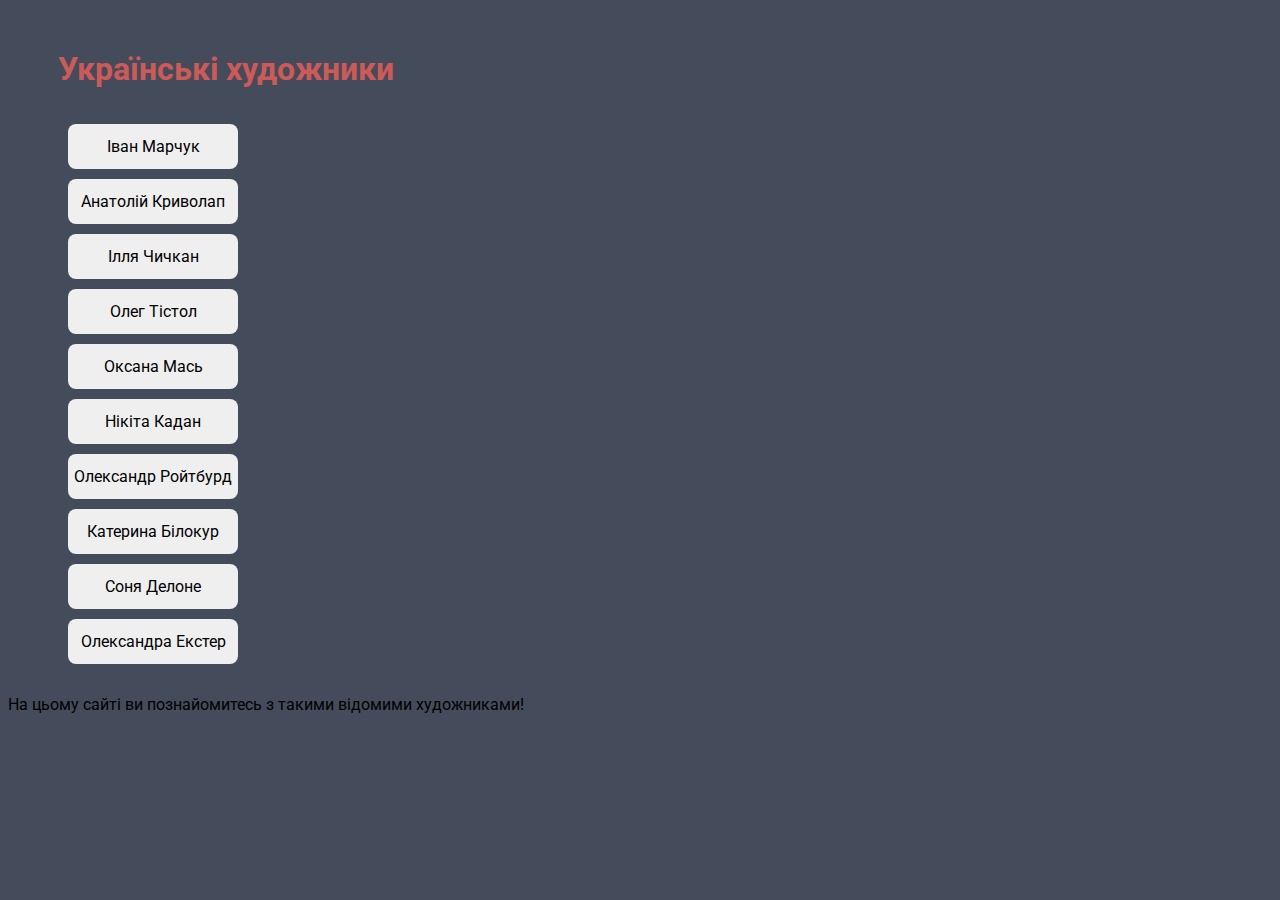
<file: index.html>
<!DOCTYPE html>
<html lang="en">
<head>
    <meta charset="UTF-8">
    <meta name="viewport" content="width=device-width, initial-scale=1.0">
    <title>Document</title>
    <link rel="stylesheet" type="text/css" href="style.css">
</head>
<body>
    <h1>Українські художники</h1>
    <div class="btn">
    <button>
        <a href="1.html" target="_blank">Іван Марчук</a>
    </button>
    <button>
        <a href="2.html" target="_blank"> Анатолій Криволап</a>
    </button>
    <button>
        <a href="3.html" target="_blank">Ілля Чичкан</a>
    </button>
    <button>
        <a href="4.html"  target="_blank">Олег Тістол</a>
    </button>
    <button>
        <a href="5.html"  target="_blank">Оксана Мась</a>
    </button>
    <button>
        <a href="6.html" target="_blank">Нікіта Кадан</a>
    </button>
    <button>
        <a href="7.html" target="_blank">Олександр Ройтбурд</a>
    </button>
    <button>
        <a href="8.html" target="_blank">Катерина Білокур</a>
    </button>
    <button>
        <a href="9.html" target="_blank">Соня Делоне</a>
    </button>
    <button>
        <a href="10.html" target="_blank">Олександра Екстер</a>
    </button>
         </div>
    <p>
        На цьому сайті ви познайомитесь з такими відомими художниками!
    </p>
</body>
</body>
</html>
</file>
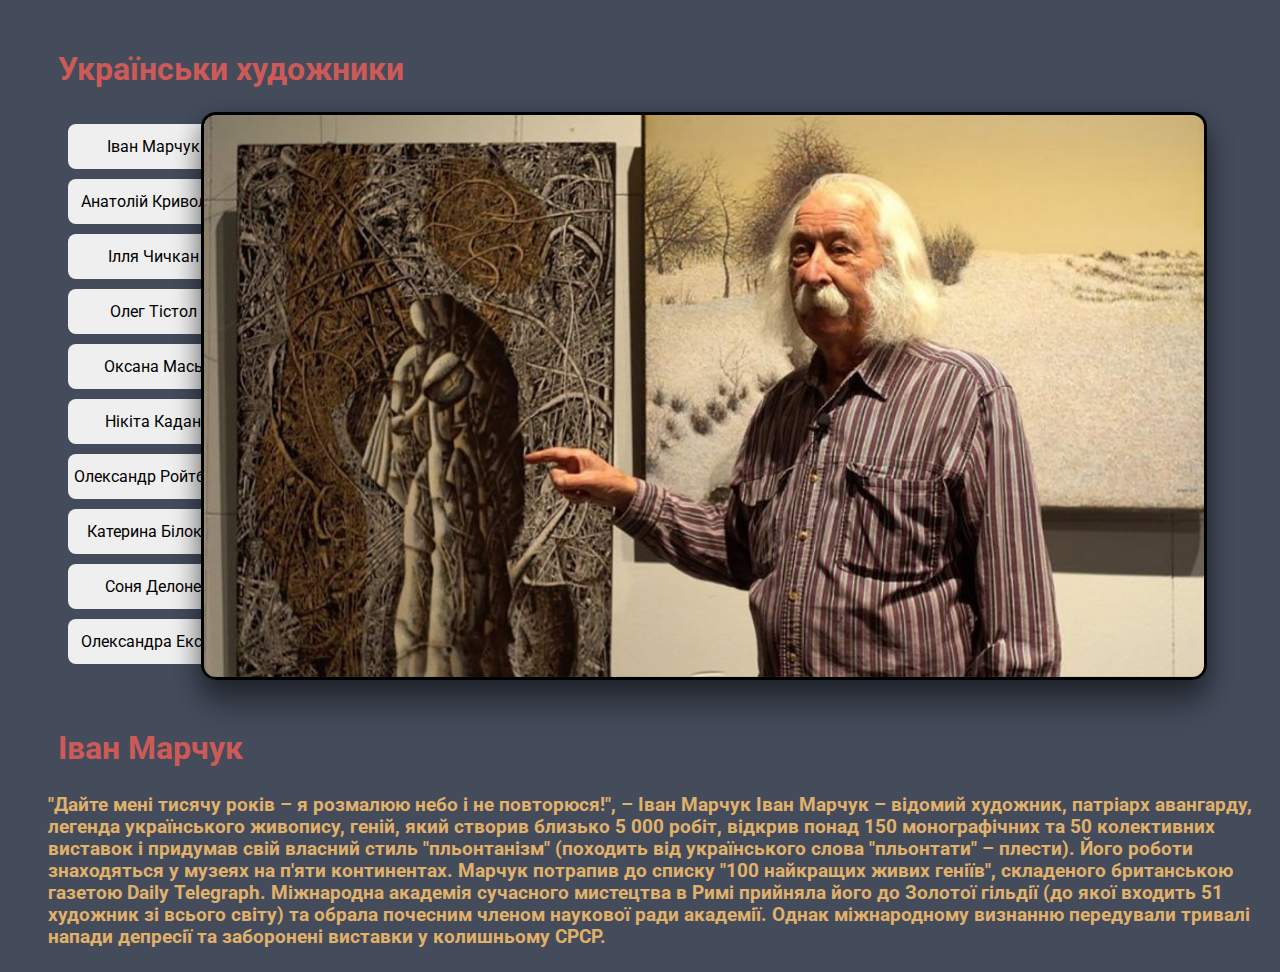
<file: 1.html>
<!DOCTYPE html>
<html lang="en">
<head>
    <meta charset="UTF-8">
    <meta name="viewport" content="width=device-width, initial-scale=1.0">
    <title>Document</title>
    <link rel="stylesheet" type="text/css" href="style.css">
</head>
<body>
    <h1>Українськи художники</h1>
    <div class="btn">
        <button>
            <a href="1.html" target="_blank">Іван Марчук</a>
        </button>
        <button>
            <a href="2.html" target="_blank"> Анатолій Криволап</a>
        </button>
        <button>
            <a href="3.html" target="_blank">Ілля Чичкан</a>
        </button>
        <button>
            <a href="4.html"  target="_blank">Олег Тістол</a>
        </button>
        <button>
            <a href="5.html"  target="_blank">Оксана Мась</a>
        </button>
        <button>
            <a href="6.html" target="_blank">Нікіта Кадан</a>
        </button>
        <button>
            <a href="7.html" target="_blank">Олександр Ройтбурд</a>
        </button>
        <button>
            <a href="8.html" target="_blank">Катерина Білокур</a>
        </button>
        <button>
            <a href="9.html" target="_blank">Соня Делоне</a>
        </button>
        <button>
            <a href="10.html" target="_blank">Олександра Екстер</a>
        </button>
    </div>

        <h1>Іван Марчук</h1>
        <h3>"Дайте мені тисячу років – я розмалюю небо і не повторюся!", – Іван Марчук

            Іван Марчук – відомий художник, патріарх авангарду, легенда українського живопису, геній, який створив близько 5 000 робіт, відкрив понад 150 монографічних та 50 колективних виставок і придумав свій власний стиль "пльонтанізм" (походить від українського слова "пльонтати" – плести).
            
            Його роботи знаходяться у музеях на п'яти континентах. Марчук потрапив до списку "100 найкращих живих геніїв", складеного британською газетою Daily Telegraph. Міжнародна академія сучасного мистецтва в Римі прийняла його до Золотої гільдії (до якої входить 51 художник зі всього світу) та обрала почесним членом наукової ради академії. Однак міжнародному визнанню передували тривалі напади депресії та заборонені виставки у колишньому СРСР.</h3>
         <img src="1.jpg" alt="">
         <button:haver></button:haver>

        </body>
</html>
</file>
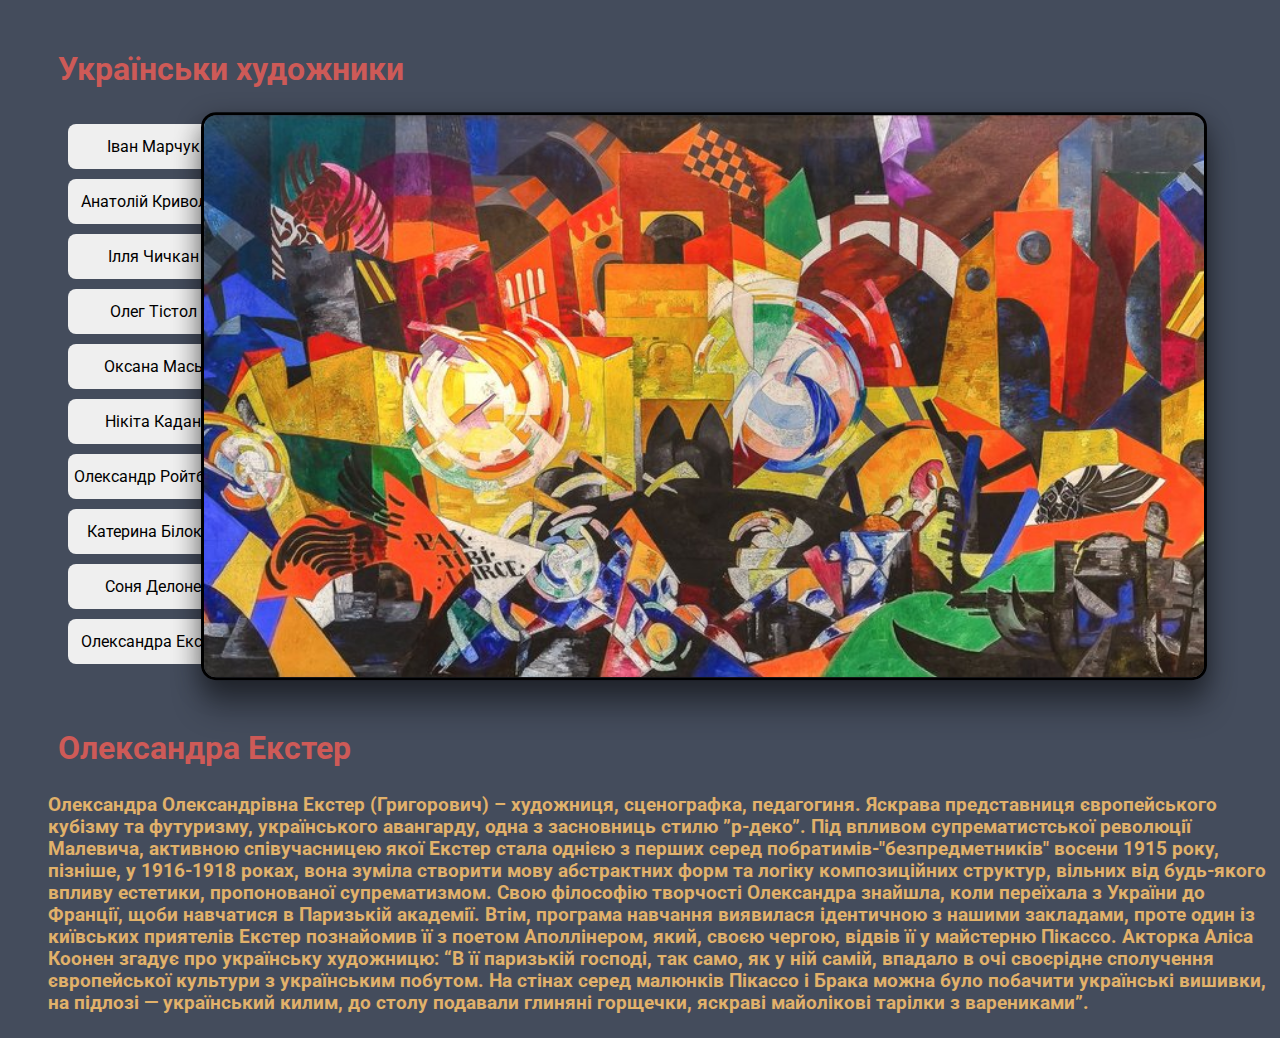
<file: 10.html>
<!DOCTYPE html>
<html lang="en">
<head>
    <meta charset="UTF-8">
    <meta name="viewport" content="width=device-width, initial-scale=1.0">
    <title>Document</title>
    <link rel="stylesheet" type="text/css" href="style.css">
</head>
<body>
    <h1>Українськи художники</h1>
    <div class="btn">
        <button>
            <a href="1.html" target="_blank">Іван Марчук</a>
        </button>
        <button>
            <a href="2.html" target="_blank"> Анатолій Криволап</a>
        </button>
        <button>
            <a href="3.html" target="_blank">Ілля Чичкан</a>
        </button>
        <button>
            <a href="4.html"  target="_blank">Олег Тістол</a>
        </button>
        <button>
            <a href="5.html"  target="_blank">Оксана Мась</a>
        </button>
        <button>
            <a href="6.html" target="_blank">Нікіта Кадан</a>
        </button>
        <button>
            <a href="7.html" target="_blank">Олександр Ройтбурд</a>
        </button>
        <button>
            <a href="8.html" target="_blank">Катерина Білокур</a>
        </button>
        <button>
            <a href="9.html" target="_blank">Соня Делоне</a>
        </button>
        <button>
            <a href="10.html" target="_blank">Олександра Екстер</a>
        </button>
    </div>
    <h1>Олександра Екстер</h1>
    <h3>Олександра Олександрівна Екстер (Григорович) – художниця, сценографка, педагогиня. Яскрава представниця європейського кубізму та футуризму, українського авангарду, одна з засновниць стилю ”р-деко”.

        Під впливом супрематистської революції Малевича, активною співучасницею якої Екстер стала однією з перших серед побратимів-"безпредметників" восени 1915 року, пізніше, у 1916-1918 роках, вона зуміла створити мову абстрактних форм та логіку композиційних структур, вільних від будь-якого впливу естетики, пропонованої супрематизмом.
        
        Свою філософію творчості Олександра знайшла, коли переїхала з України до Франції, щоби навчатися в Паризькій академії. Втім, програма навчання виявилася ідентичною з нашими закладами, проте один із київських приятелів Екстер познайомив її з поетом Аполлінером, який, своєю чергою, відвів її у майстерню Пікассо.
        
        Акторка Аліса Коонен згадує про українську художницю: “В її паризькій господі, так само, як у ній самій, впадало в очі своєрідне сполучення європейської культури з українським побутом. На стінах серед малюнків Пікассо і Брака можна було побачити українські вишивки, на підлозі — український килим, до столу подавали глиняні горщечки, яскраві майолікові тарілки з варениками”.</h3>
<img src="10.jpg" alt="">
    </body>
</html>
</file>
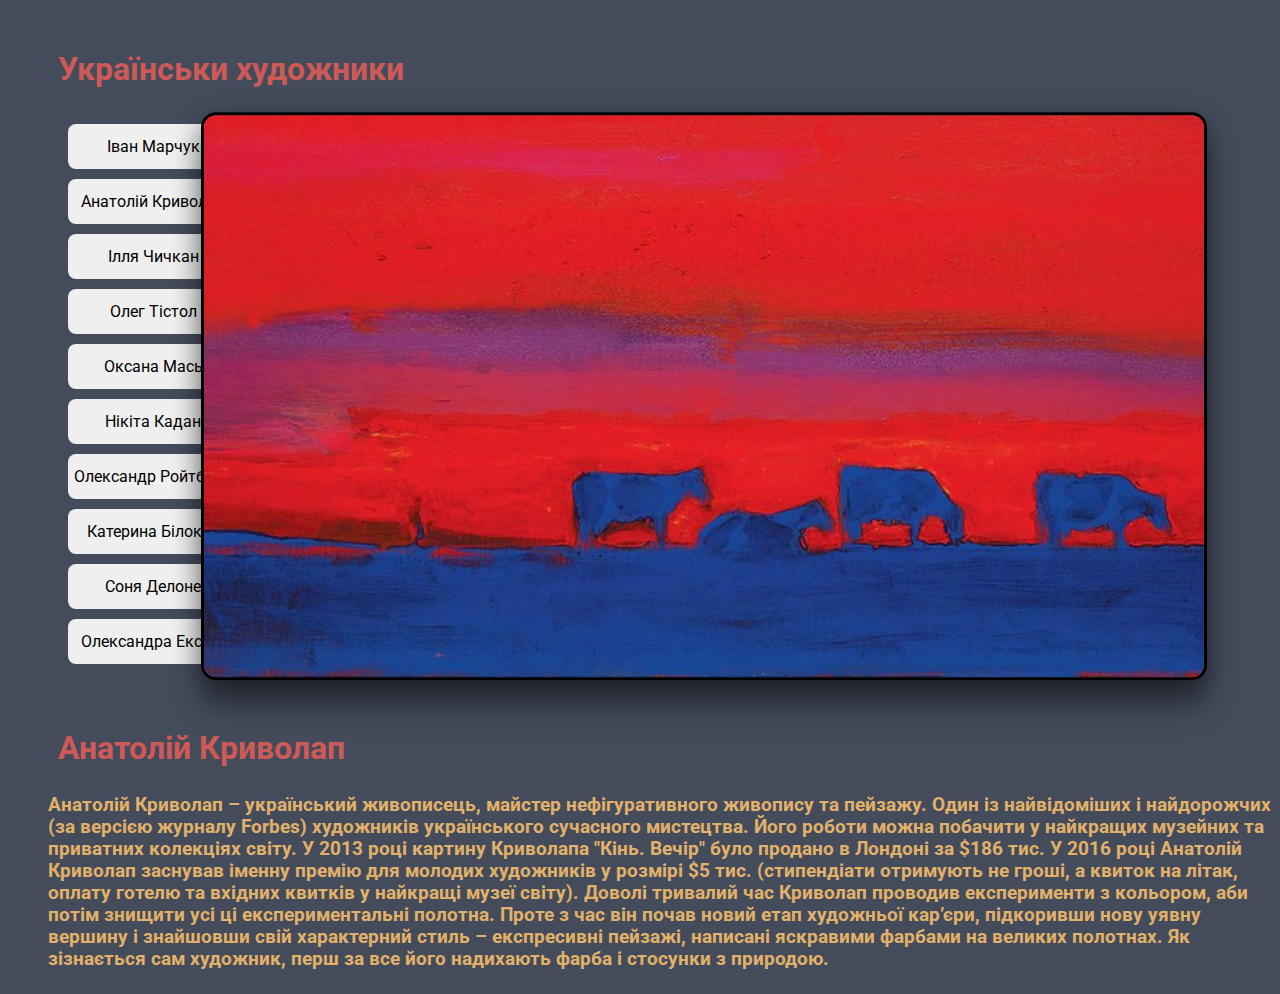
<file: 2.html>
<!DOCTYPE html>
<html lang="en">
<head>
    <meta charset="UTF-8">
    <meta name="viewport" content="width=device-width, initial-scale=1.0">
    <title>Document</title>
    <link rel="stylesheet" type="text/css" href="style.css">
</head>
<body>
    <h1>Українськи художники</h1>
    <div class="btn">
        <button>
            <a href="1.html" target="_blank">Іван Марчук</a>
        </button>
        <button>
            <a href="2.html" target="_blank"> Анатолій Криволап</a>
        </button>
        <button>
            <a href="3.html" target="_blank">Ілля Чичкан</a>
        </button>
        <button>
            <a href="4.html"  target="_blank">Олег Тістол</a>
        </button>
        <button>
            <a href="5.html"  target="_blank">Оксана Мась</a>
        </button>
        <button>
            <a href="6.html" target="_blank">Нікіта Кадан</a>
        </button>
        <button>
            <a href="7.html" target="_blank">Олександр Ройтбурд</a>
        </button>
        <button>
            <a href="8.html" target="_blank">Катерина Білокур</a>
        </button>
        <button>
            <a href="9.html" target="_blank">Соня Делоне</a>
        </button>
        <button>
            <a href="10.html" target="_blank">Олександра Екстер</a>
        </button>
    </div>
        <h1>Анатолій Криволап</h1>
        <h3>Анатолій Криволап – український живописець, майстер нефігуративного живопису та пейзажу. Один із найвідоміших і найдорожчих (за версією журналу Forbes) художників українського сучасного мистецтва.

            Його роботи можна побачити у найкращих музейних та приватних колекціях світу. У 2013 році картину Криволапа "Кінь. Вечір" було продано в Лондоні за $186 тис. У 2016 році Анатолій Криволап заснував іменну премію для молодих художників у розмірі $5 тис. (стипендіати отримують не гроші, а квиток на літак, оплату готелю та вхідних квитків у найкращі музеї світу).
            
            Доволі тривалий час Криволап проводив експерименти з кольором, аби потім знищити усі ці експериментальні полотна. Проте з час він почав новий етап художньої кар’єри, підкоривши нову уявну вершину і знайшовши свій характерний стиль – експресивні пейзажі, написані яскравими фарбами на великих полотнах. Як зізнається сам художник, перш за все його надихають фарба і стосунки з природою.</h3>
<img src="2.jpg" alt="">
        </body>
</html>
</file>
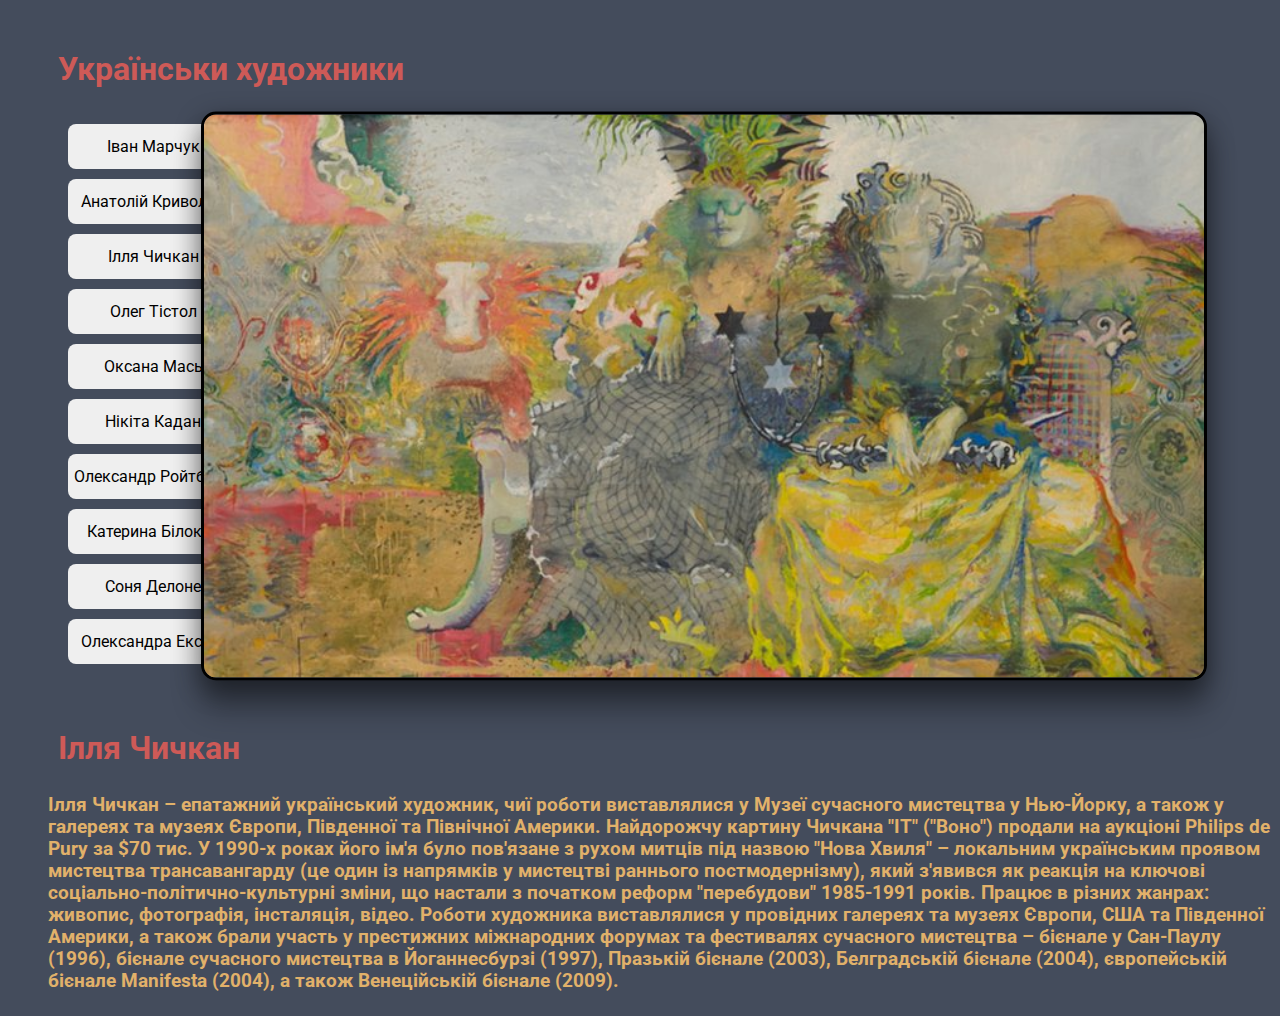
<file: 3.html>
<!DOCTYPE html>
<html lang="en">
<head>
    <meta charset="UTF-8">
    <meta name="viewport" content="width=device-width, initial-scale=1.0">
    <title>Document</title>
    <link rel="stylesheet" type="text/css" href="style.css">
</head>
<body>
    <h1>Українськи художники</h1>
    <div class="btn">
        <button>
            <a href="1.html" target="_blank">Іван Марчук</a>
        </button>
        <button>
            <a href="2.html" target="_blank"> Анатолій Криволап</a>
        </button>
        <button>
            <a href="3.html" target="_blank">Ілля Чичкан</a>
        </button>
        <button>
            <a href="4.html"  target="_blank">Олег Тістол</a>
        </button>
        <button>
            <a href="5.html"  target="_blank">Оксана Мась</a>
        </button>
        <button>
            <a href="6.html" target="_blank">Нікіта Кадан</a>
        </button>
        <button>
            <a href="7.html" target="_blank">Олександр Ройтбурд</a>
        </button>
        <button>
            <a href="8.html" target="_blank">Катерина Білокур</a>
        </button>
        <button>
            <a href="9.html" target="_blank">Соня Делоне</a>
        </button>
        <button>
            <a href="10.html" target="_blank">Олександра Екстер</a>
        </button>
    </div>
        <h1>Ілля Чичкан</h1>
        <h3>Ілля Чичкан – епатажний український художник, чиї роботи виставлялися у Музеї сучасного мистецтва у Нью-Йорку, а також у галереях та музеях Європи, Південної та Північної Америки. Найдорожчу картину Чичкана "ІТ" ("Воно") продали на аукціоні Philips de Pury за $70 тис.

            У 1990-х роках його ім'я було пов'язане з рухом митців під назвою "Нова Хвиля" – локальним українським проявом мистецтва трансавангарду (це один із напрямків у мистецтві раннього постмодернізму), який з'явився як реакція на ключові соціально-політично-культурні зміни, що настали з початком реформ "перебудови" 1985-1991 років. Працює в різних жанрах: живопис, фотографія, інсталяція, відео.
            
            Роботи художника виставлялися у провідних галереях та музеях Європи, США та Південної Америки, а також брали участь у престижних міжнародних форумах та фестивалях сучасного мистецтва – бієнале у Сан-Паулу (1996), бієнале сучасного мистецтва в Йоганнесбурзі (1997), Празькій бієнале (2003), Белградській бієнале (2004), європейській бієнале Manifesta (2004), а також Венеційській бієнале (2009).</h3>
<img src="3.jpg" alt="">
        </body>
</html>
</file>
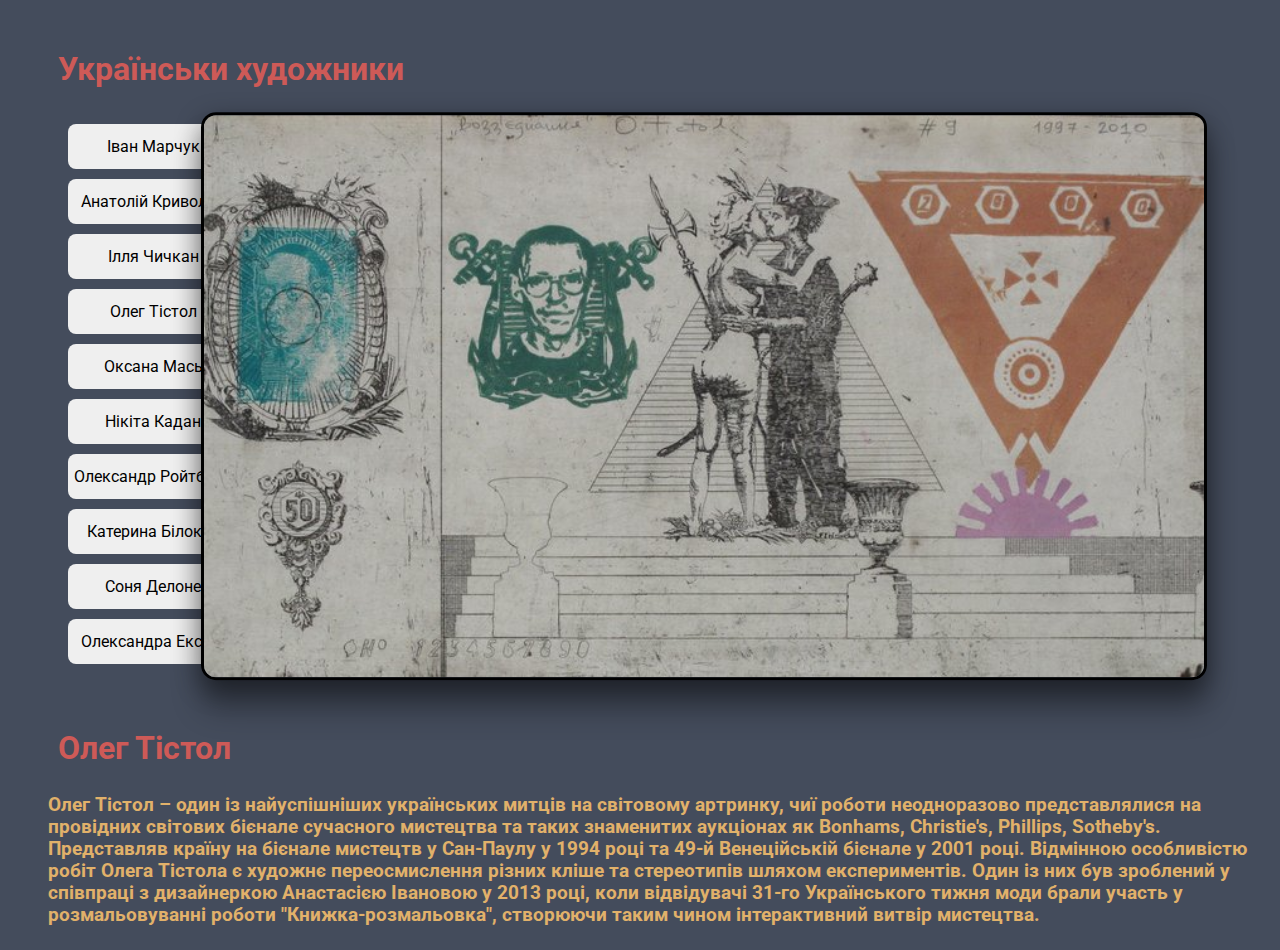
<file: 4.html>
<!DOCTYPE html>
<html lang="en">
<head>
    <meta charset="UTF-8">
    <meta name="viewport" content="width=device-width, initial-scale=1.0">
    <title>Document</title>
    <link rel="stylesheet" type="text/css" href="style.css">
</head>
<body>
    <h1>Українськи художники</h1>
    <div class="btn">
        <button>
            <a href="1.html" target="_blank">Іван Марчук</a>
        </button>
        <button>
            <a href="2.html" target="_blank"> Анатолій Криволап</a>
        </button>
        <button>
            <a href="3.html" target="_blank">Ілля Чичкан</a>
        </button>
        <button>
            <a href="4.html"  target="_blank">Олег Тістол</a>
        </button>
        <button>
            <a href="5.html"  target="_blank">Оксана Мась</a>
        </button>
        <button>
            <a href="6.html" target="_blank">Нікіта Кадан</a>
        </button>
        <button>
            <a href="7.html" target="_blank">Олександр Ройтбурд</a>
        </button>
        <button>
            <a href="8.html" target="_blank">Катерина Білокур</a>
        </button>
        <button>
            <a href="9.html" target="_blank">Соня Делоне</a>
        </button>
        <button>
            <a href="10.html" target="_blank">Олександра Екстер</a>
        </button>
    </div>
        <h1>Олег Тістол</h1>
        <h3>Олег Тістол – один із найуспішніших українських митців на світовому артринку, чиї роботи неодноразово представлялися на провідних світових бієнале сучасного мистецтва та таких знаменитих аукціонах як Bonhams, Christie's, Phillips, Sotheby's.

            Представляв країну на бієнале мистецтв у Сан-Паулу у 1994 році та 49-й Венеційській бієнале у 2001 році. Відмінною особливістю робіт Олега Тістола є художнє переосмислення різних кліше та стереотипів шляхом експериментів. Один із них був зроблений у співпраці з дизайнеркою Анастасією Івановою у 2013 році, коли відвідувачі 31-го Українського тижня моди брали участь у розмальовуванні роботи "Книжка-розмальовка", створюючи таким чином інтерактивний витвір мистецтва.</h3>
<img src="4.jpg" alt="">
        </body>
</html>
</file>
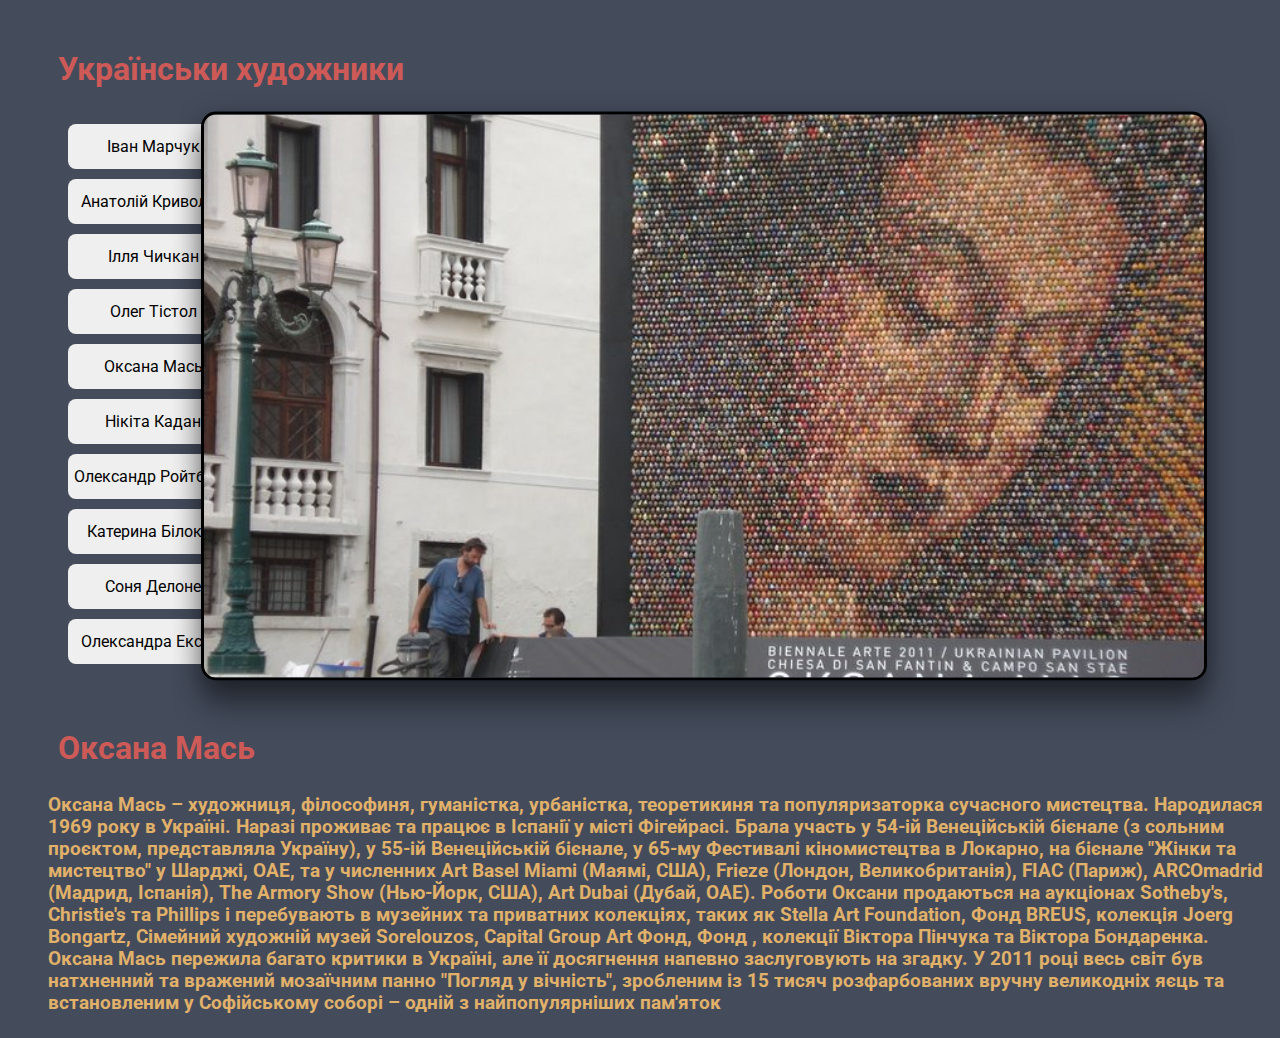
<file: 5.html>
<!DOCTYPE html>
<html lang="en">
<head>
    <meta charset="UTF-8">
    <meta name="viewport" content="width=device-width, initial-scale=1.0">
    <title>Document</title>
    <link rel="stylesheet" type="text/css" href="style.css">

</head>
<body>
    <h1>Українськи художники</h1>
    <div class="btn">
        <button>
            <a href="1.html" target="_blank">Іван Марчук</a>
        </button>
        <button>
            <a href="2.html" target="_blank"> Анатолій Криволап</a>
        </button>
        <button>
            <a href="3.html" target="_blank">Ілля Чичкан</a>
        </button>
        <button>
            <a href="4.html"  target="_blank">Олег Тістол</a>
        </button>
        <button>
            <a href="5.html"  target="_blank">Оксана Мась</a>
        </button>
        <button>
            <a href="6.html" target="_blank">Нікіта Кадан</a>
        </button>
        <button>
            <a href="7.html" target="_blank">Олександр Ройтбурд</a>
        </button>
        <button>
            <a href="8.html" target="_blank">Катерина Білокур</a>
        </button>
        <button>
            <a href="9.html" target="_blank">Соня Делоне</a>
        </button>
        <button>
            <a href="10.html" target="_blank">Олександра Екстер</a>
        </button>
    </div>
        <h1>Оксана Мась</h1>
        <h3>Оксана Мась – художниця, філософиня, гуманістка, урбаністка, теоретикиня та популяризаторка сучасного мистецтва. Народилася 1969 року в Україні. Наразі проживає та працює в Іспанії у місті Фігейрасі.

            Брала участь у 54-ій Венеційській бієнале (з сольним проєктом, представляла Україну), у 55-ій Венеційській бієнале, у 65-му Фестивалі кіномистецтва в Локарно, на бієнале "Жінки та мистецтво" у Шарджі, ОАЕ, та у численних Art Basel Miami (Маямі, США), Frieze (Лондон, Великобританія), FIAC (Париж), ARCOmadrid (Мадрид, Іспанія), The Armory Show (Нью-Йорк, США), Art Dubai (Дубай, ОАЕ).
            
            Роботи Оксани продаються на аукціонах Sotheby's, Christie's та Phillips і перебувають в музейних та приватних колекціях, таких як Stella Art Foundation, Фонд BREUS, колекція Joerg Bongartz, Сімейний художній музей Sorelouzos, Capital Group Art Фонд, Фонд , колекції Віктора Пінчука та Віктора Бондаренка.
            
            Оксана Мась пережила багато критики в Україні, але її досягнення напевно заслуговують на згадку. У 2011 році весь світ був натхненний та вражений мозаїчним панно "Погляд у вічність", зробленим із 15 тисяч розфарбованих вручну великодніх яєць та встановленим у Софійському соборі – одній з найпопулярніших пам'яток</h3>
<img src="5.jpg" alt="">
        </body>
</html>
</file>
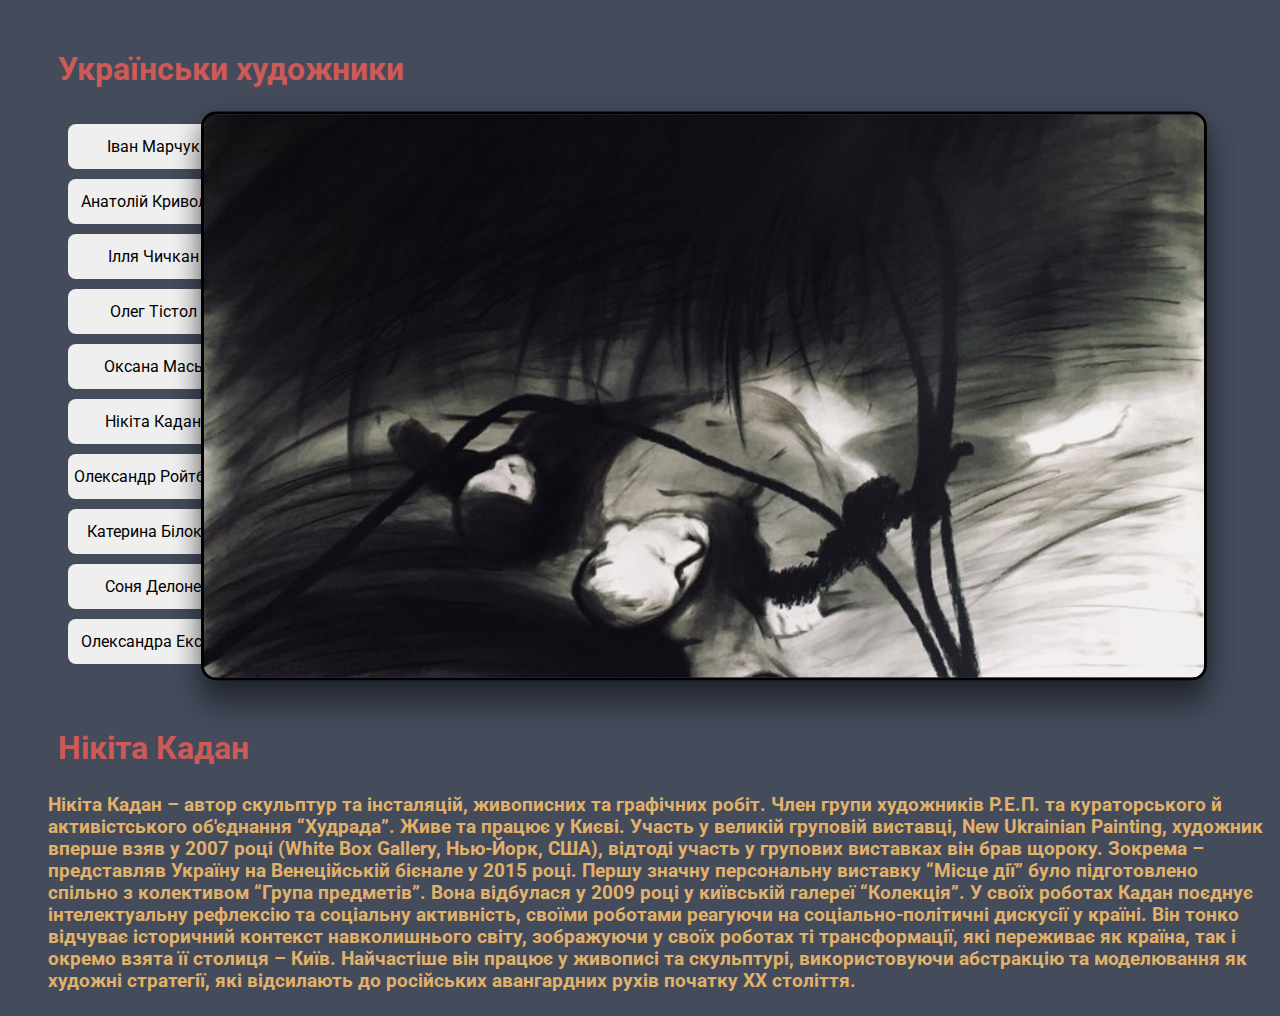
<file: 6.html>
<!DOCTYPE html>
<html lang="en">
<head>
    <meta charset="UTF-8">
    <meta name="viewport" content="width=device-width, initial-scale=1.0">
    <title>Document</title>
    <link rel="stylesheet" type="text/css" href="style.css">
</head>
<body>
    <h1>Українськи художники</h1>
    <div class="btn">
        <button>
            <a href="1.html" target="_blank">Іван Марчук</a>
        </button>
        <button>
            <a href="2.html" target="_blank"> Анатолій Криволап</a>
        </button>
        <button>
            <a href="3.html" target="_blank">Ілля Чичкан</a>
        </button>
        <button>
            <a href="4.html"  target="_blank">Олег Тістол</a>
        </button>
        <button>
            <a href="5.html"  target="_blank">Оксана Мась</a>
        </button>
        <button>
            <a href="6.html" target="_blank">Нікіта Кадан</a>
        </button>
        <button>
            <a href="7.html" target="_blank">Олександр Ройтбурд</a>
        </button>
        <button>
            <a href="8.html" target="_blank">Катерина Білокур</a>
        </button>
        <button>
            <a href="9.html" target="_blank">Соня Делоне</a>
        </button>
        <button>
            <a href="10.html" target="_blank">Олександра Екстер</a>
        </button>
    </div>
    <h1>Нікіта Кадан</h1>
    <h3>Нікіта Кадан – автор скульптур та інсталяцій, живописних та графічних робіт. Член групи художників Р.Е.П. та кураторського й активістського об'єднання “Худрада”. Живе та працює у Києві.

        Участь у великій груповій виставці, New Ukrainian Painting, художник вперше взяв у 2007 році (White Box Gallery, Нью-Йорк, США), відтоді участь у групових виставках він брав щороку. Зокрема – представляв Україну на Венеційській бієнале у 2015 році.
        
        Першу значну персональну виставку “Місце дії” було підготовлено спільно з колективом “Група предметів”. Вона відбулася у 2009 році у київській галереї “Колекція”.
        
        У своїх роботах Кадан поєднує інтелектуальну рефлексію та соціальну активність, своїми роботами реагуючи на соціально-політичні дискусії у країні. Він тонко відчуває історичний контекст навколишнього світу, зображуючи у своїх роботах ті трансформації, які переживає як країна, так і окремо взята її столиця – Київ.
        
        Найчастіше він працює у живописі та скульптурі, використовуючи абстракцію та моделювання як художні стратегії, які відсилають до російських авангардних рухів початку XX століття.</h3>
<img src="6.jpg" alt="">
    </body>
</html>
</file>
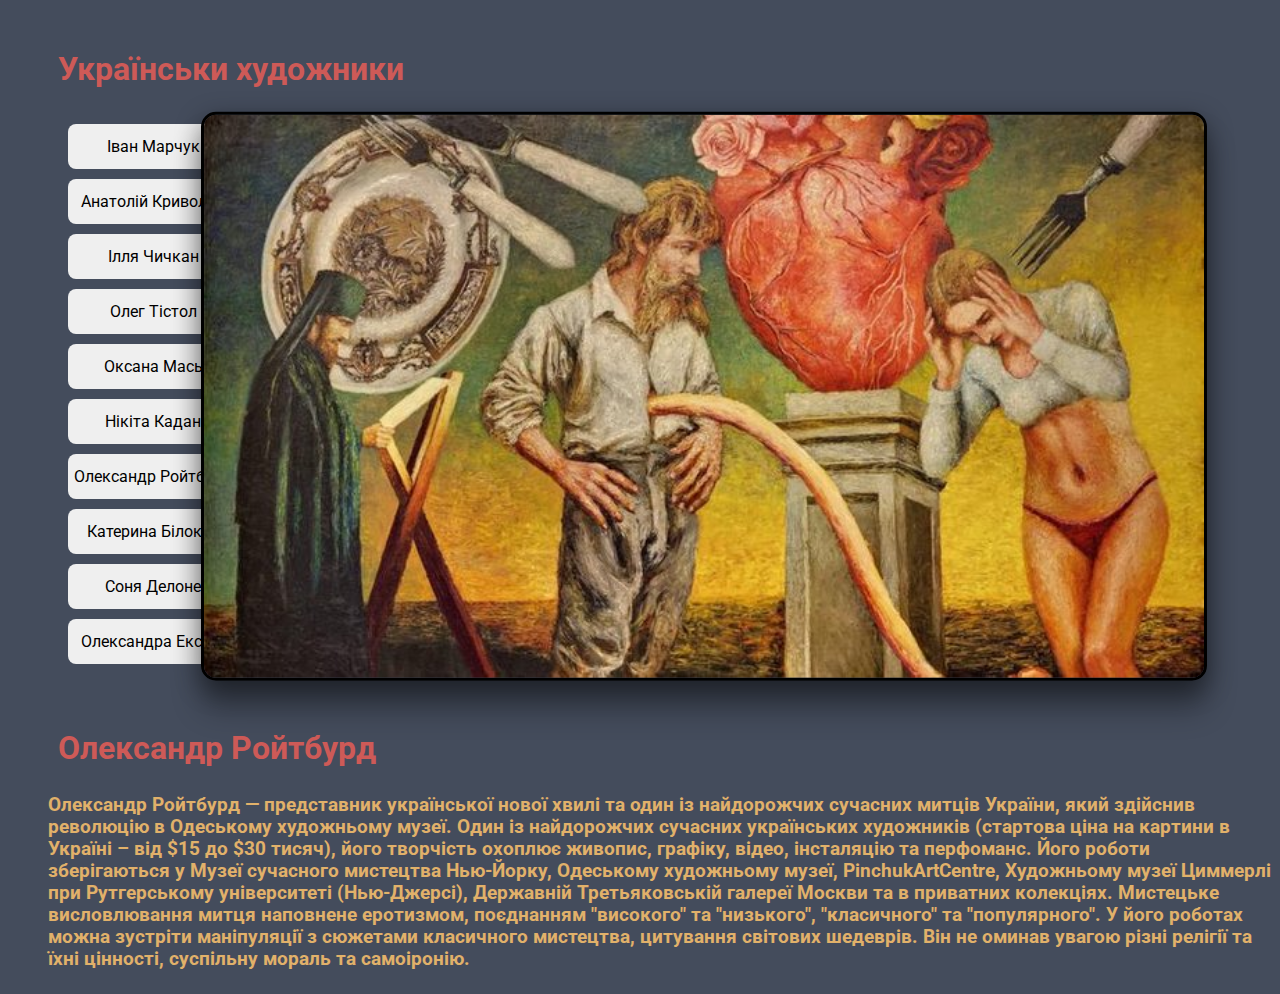
<file: 7.html>
<!DOCTYPE html>
<html lang="en">
<head>
    <meta charset="UTF-8">
    <meta name="viewport" content="width=device-width, initial-scale=1.0">
    <title>Document</title>
    <link rel="stylesheet" type="text/css" href="style.css">
</head>
<body>
    
    <h1>Українськи художники</h1>
    <div class="btn">
        <button>
            <a href="1.html" target="_blank">Іван Марчук</a>
        </button>
        <button>
            <a href="2.html" target="_blank"> Анатолій Криволап</a>
        </button>
        <button>
            <a href="3.html" target="_blank">Ілля Чичкан</a>
        </button>
        <button>
            <a href="4.html"  target="_blank">Олег Тістол</a>
        </button>
        <button>
            <a href="5.html"  target="_blank">Оксана Мась</a>
        </button>
        <button>
            <a href="6.html" target="_blank">Нікіта Кадан</a>
        </button>
        <button>
            <a href="7.html" target="_blank">Олександр Ройтбурд</a>
        </button>
        <button>
            <a href="8.html" target="_blank">Катерина Білокур</a>
        </button>
        <button>
            <a href="9.html" target="_blank">Соня Делоне</a>
        </button>
        <button>
            <a href="10.html" target="_blank">Олександра Екстер</a>
        </button>
    </div>
    <h1>Олександр Ройтбурд</h1>
    <h3>Олександр Ройтбурд — представник української нової хвилі та один із найдорожчих сучасних митців України, який здійснив революцію в Одеському художньому музеї. Один із найдорожчих сучасних українських художників (стартова ціна на картини в Україні – від $15 до $30 тисяч), його творчість охоплює живопис, графіку, відео, інсталяцію та перфоманс.

        Його роботи зберігаються у Музеї сучасного мистецтва Нью-Йорку, Одеському художньому музеї, PinchukArtCentre, Художньому музеї Циммерлі при Рутгерському університеті (Нью-Джерсі), Державній Третьяковській галереї Москви та в приватних колекціях.
        
        Мистецьке висловлювання митця наповнене еротизмом, поєднанням "високого" та "низького", "класичного" та "популярного". У його роботах можна зустріти маніпуляції з сюжетами класичного мистецтва, цитування світових шедеврів. Він не оминав увагою різні релігії та їхні цінності, суспільну мораль та самоіронію.</h3>
<img src="7.jpg" alt="">
    </body>
</html>
</file>
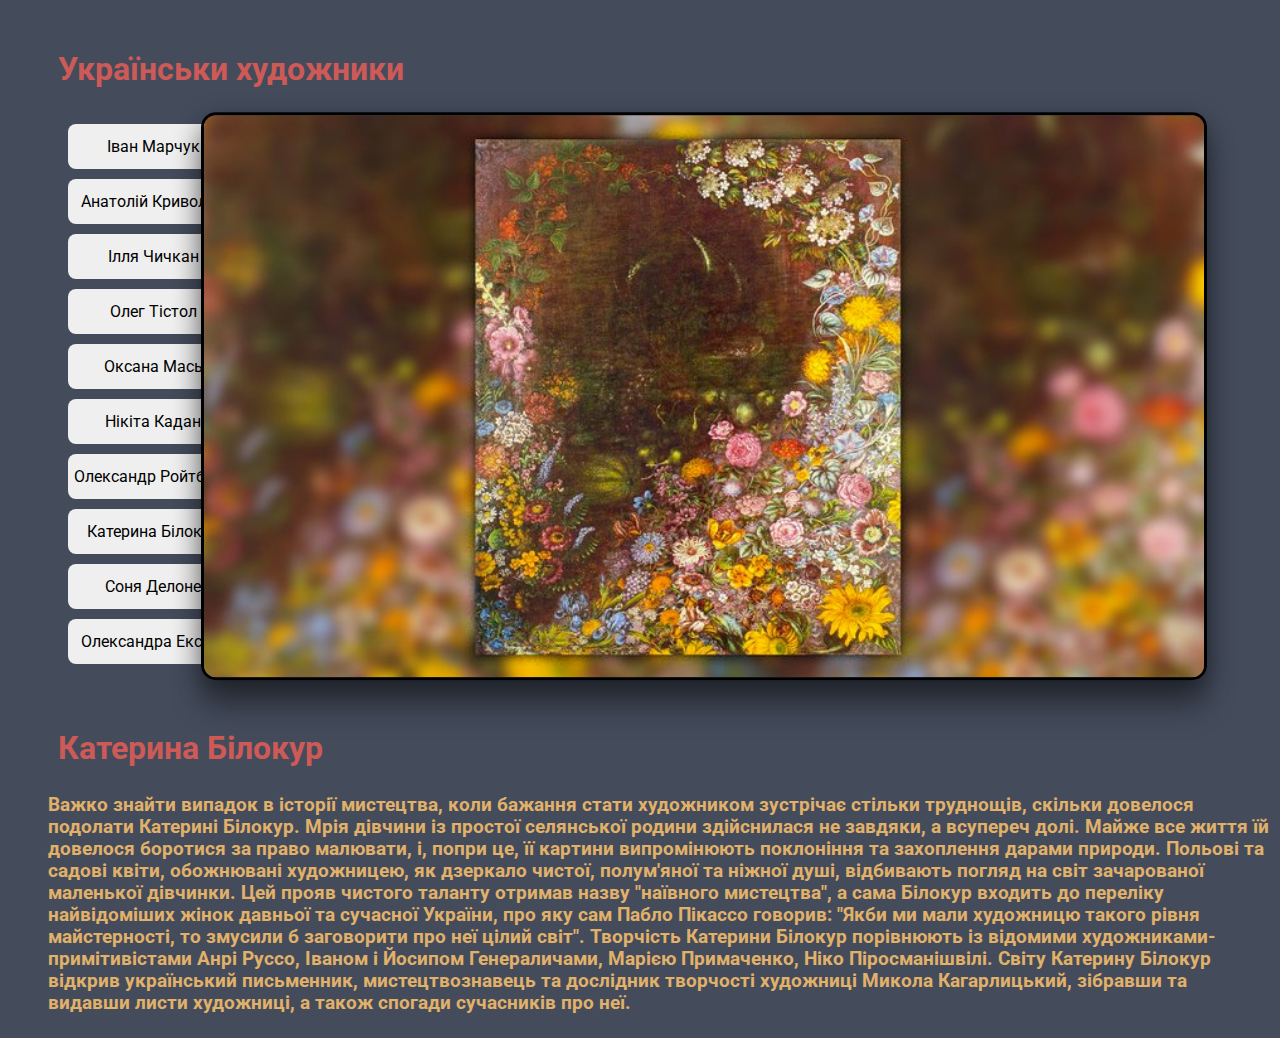
<file: 8.html>
<!DOCTYPE html>
<html lang="en">
<head>
    <meta charset="UTF-8">
    <meta name="viewport" content="width=device-width, initial-scale=1.0">
    <title>Document</title>
    <link rel="stylesheet" type="text/css" href="style.css">
</head>
<body>
    <h1>Українськи художники</h1>
    <div class="btn">
        <button>
            <a href="1.html" target="_blank">Іван Марчук</a>
        </button>
        <button>
            <a href="2.html" target="_blank"> Анатолій Криволап</a>
        </button>
        <button>
            <a href="3.html" target="_blank">Ілля Чичкан</a>
        </button>
        <button>
            <a href="4.html"  target="_blank">Олег Тістол</a>
        </button>
        <button>
            <a href="5.html"  target="_blank">Оксана Мась</a>
        </button>
        <button>
            <a href="6.html" target="_blank">Нікіта Кадан</a>
        </button>
        <button>
            <a href="7.html" target="_blank">Олександр Ройтбурд</a>
        </button>
        <button>
            <a href="8.html" target="_blank">Катерина Білокур</a>
        </button>
        <button>
            <a href="9.html" target="_blank">Соня Делоне</a>
        </button>
        <button>
            <a href="10.html" target="_blank">Олександра Екстер</a>
        </button>
    </div>
    <h1>Катерина Білокур</h1>
    <h3>Важко знайти випадок в історії мистецтва, коли бажання стати художником зустрічає стільки труднощів, скільки довелося подолати Катерині Білокур. Мрія дівчини із простої селянської родини здійснилася не завдяки, а всупереч долі. Майже все життя їй довелося боротися за право малювати, і, попри це, її картини випромінюють поклоніння та захоплення дарами природи.

        Польові та садові квіти, обожнювані художницею, як дзеркало чистої, полум'яної та ніжної душі, відбивають погляд на світ зачарованої маленької дівчинки. Цей прояв чистого таланту отримав назву "наївного мистецтва", а сама Білокур входить до переліку найвідоміших жінок давньої та сучасної України, про яку сам Пабло Пікассо говорив: "Якби ми мали художницю такого рівня майстерності, то змусили б заговорити про неї цілий світ".
        
        Творчість Катерини Білокур порівнюють із відомими художниками-примітивістами Анрі Руссо, Іваном і Йосипом Генераличами, Марією Примаченко, Ніко Піросманішвілі. Світу Катерину Білокур відкрив український письменник, мистецтвознавець та дослідник творчості художниці Микола Кагарлицький, зібравши та видавши листи художниці, а також спогади сучасників про неї.</h3>
<img src="8.jpg" alt="">
    </body>
</html>
</file>
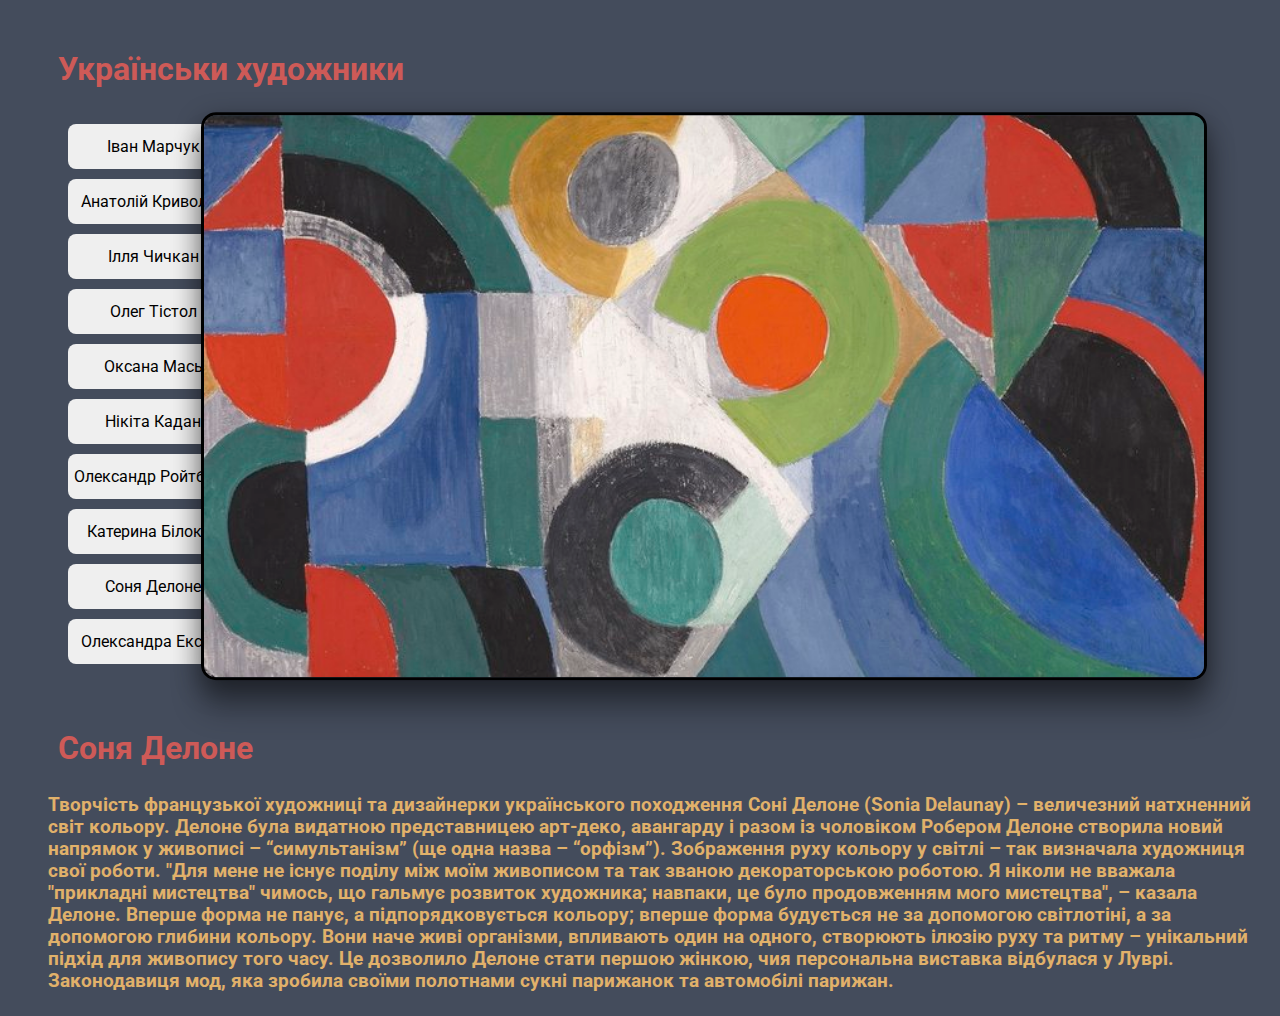
<file: 9.html>
<!DOCTYPE html>
<html lang="en">
<head>
    <meta charset="UTF-8">
    <meta name="viewport" content="width=device-width, initial-scale=1.0">
    <title>Document</title>
    <link rel="stylesheet" type="text/css" href="style.css">
</head>
<body>
    <h1>Українськи художники</h1>
    <div class="btn">
        <button>
            <a href="1.html" target="_blank">Іван Марчук</a>
        </button>
        <button>
            <a href="2.html" target="_blank"> Анатолій Криволап</a>
        </button>
        <button>
            <a href="3.html" target="_blank">Ілля Чичкан</a>
        </button>
        <button>
            <a href="4.html"  target="_blank">Олег Тістол</a>
        </button>
        <button>
            <a href="5.html"  target="_blank">Оксана Мась</a>
        </button>
        <button>
            <a href="6.html" target="_blank">Нікіта Кадан</a>
        </button>
        <button>
            <a href="7.html" target="_blank">Олександр Ройтбурд</a>
        </button>
        <button>
            <a href="8.html" target="_blank">Катерина Білокур</a>
        </button>
        <button>
            <a href="9.html" target="_blank">Соня Делоне</a>
        </button>
        <button>
            <a href="10.html" target="_blank">Олександра Екстер</a>
        </button>
    </div>
    <h1>Соня Делоне</h1>
    <h3>Творчість французької художниці та дизайнерки українського походження Соні Делоне (Sonia Delaunay) – величезний натхненний світ кольору. Делоне була видатною представницею арт-деко, авангарду і разом із чоловіком Робером Делоне створила новий напрямок у живописі – “симультанізм” (ще одна назва – “орфізм”). Зображення руху кольору у світлі – так визначала художниця свої роботи.

        "Для мене не існує поділу між моїм живописом та так званою декораторською роботою. Я ніколи не вважала "прикладні мистецтва" чимось, що гальмує розвиток художника; навпаки, це було продовженням мого мистецтва", – казала Делоне.
        
        Вперше форма не панує, а підпорядковується кольору; вперше форма будується не за допомогою світлотіні, а за допомогою глибини кольору. Вони наче живі організми, впливають один на одного, створюють ілюзію руху та ритму – унікальний підхід для живопису того часу. Це дозволило Делоне стати першою жінкою, чия персональна виставка відбулася у Луврі. Законодавиця мод, яка зробила своїми полотнами сукні парижанок та автомобілі парижан.</h3>
<img src="9.jpg" alt="">
    </body>
</html>
</file>
<file: style.css>
@import url('https://fonts.googleapis.com/css2?family=Roboto:ital,wght@0,100;0,300;0,400;0,500;0,700;0,900;1,100;1,300;1,400;1,500;1,700;1,900&display=swap');

.btn{
    border-radius: 8px;
    padding: 5px 0px 5px 40px;
}
.btn button{
width: 170px;
display: block;
margin: 10px;
margin-left: 20px;
height: 45px;
border-radius: 8px;
border: #CE5A57;
}
button:hover{
width: 19%;
transition: 0.8s;
background-color: #CE5A57;
letter-spacing: 5px;
}
img{
    width: 1000px;
    height: auto;
    position: absolute;
    top: 44%;
    left: 55%;
    transform: translate(-50%, -50%);
    border-radius: 15px;
    box-shadow: 0 8px 26px rgba(0,0,0,0.4), 0 28px 30px rgba(0,0,0,0.3);
    border: 3px solid #000;

}
body{
    background-color:#444c5c;
    font-family: "Roboto", sans-serif;
    font-weight: 400;
    font-style: normal;
}
a{
    text-decoration: none;
    font-size: 16px;
   color: black;
   font-family: "Roboto", sans-serif;
}
h2{
    color: #E1B16A;
    text-align: center;
}
h3{
    color: #E1B16A;
    padding: 5px 0px 5px 40px;
}

h1{
    margin-left: 50px;
    margin-top: 50px;
    margin-right: 100px;
    color: #CE5A57;

}
</file>
